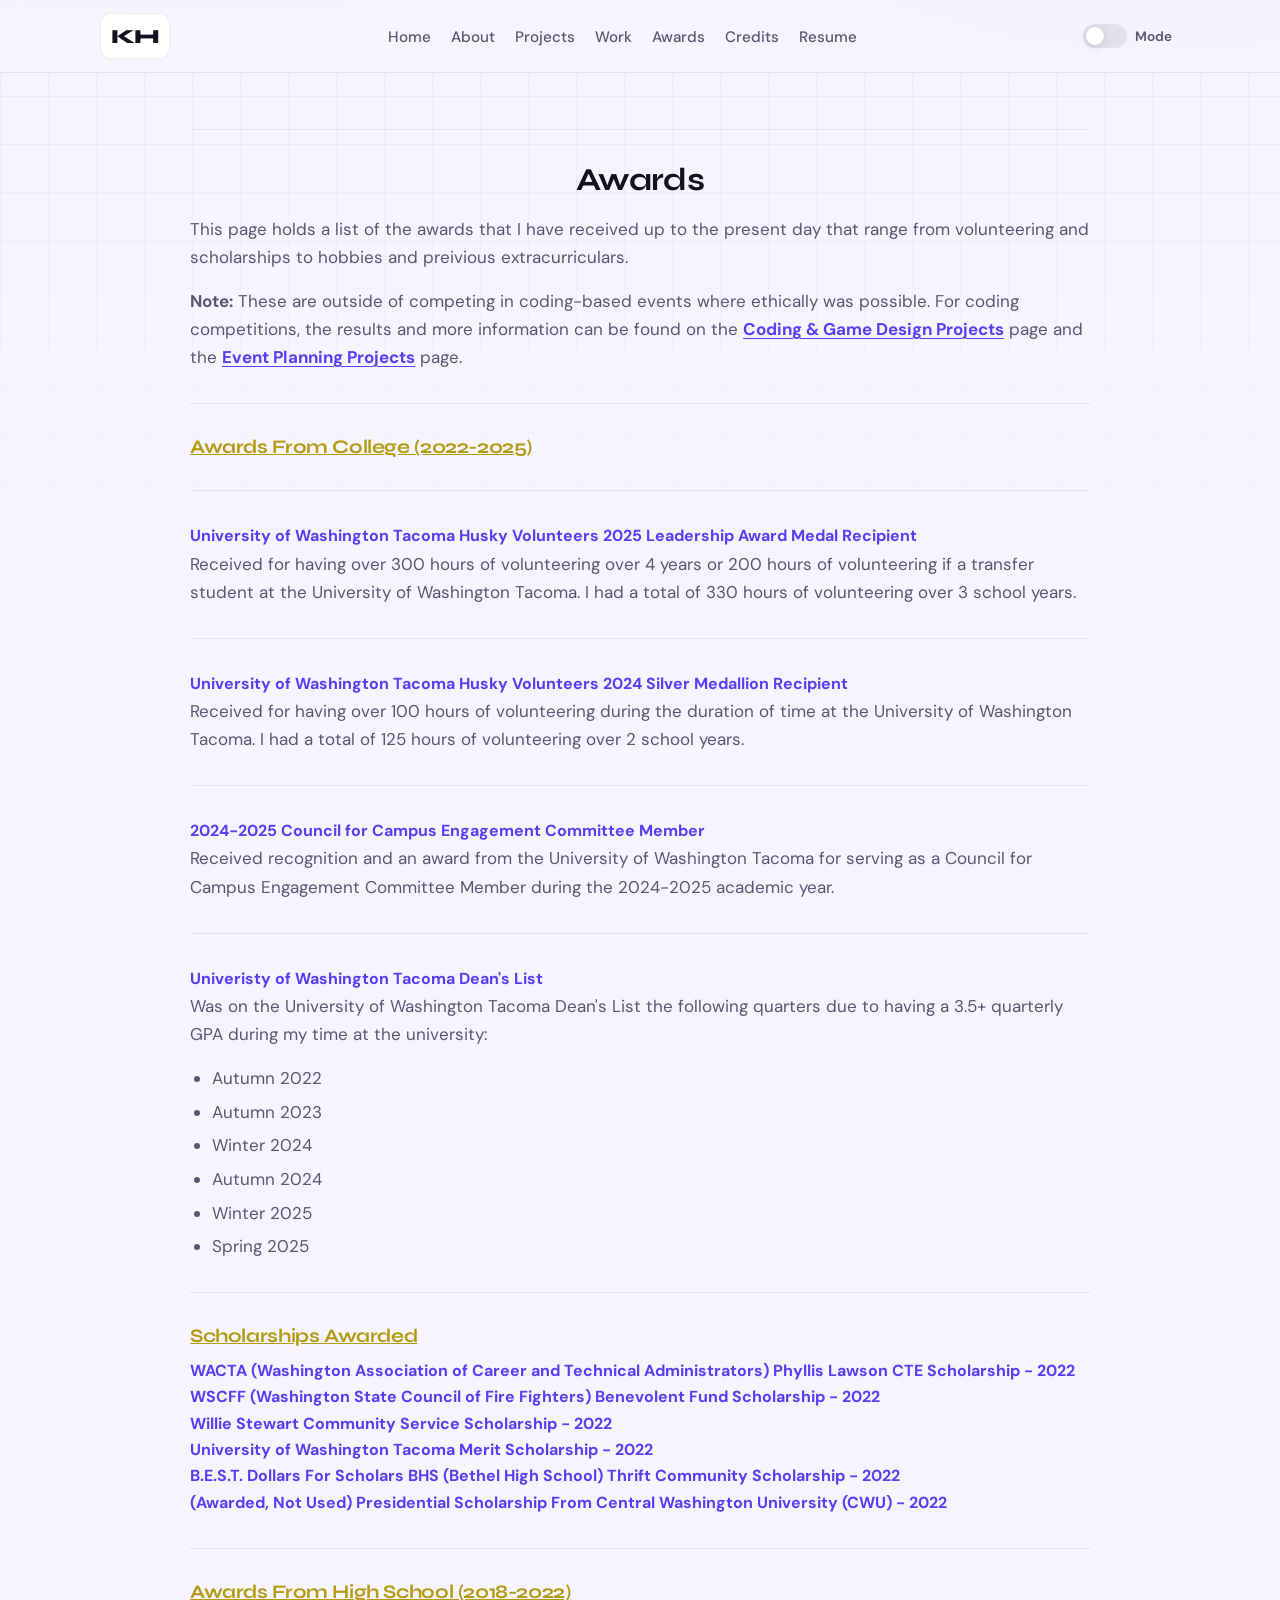
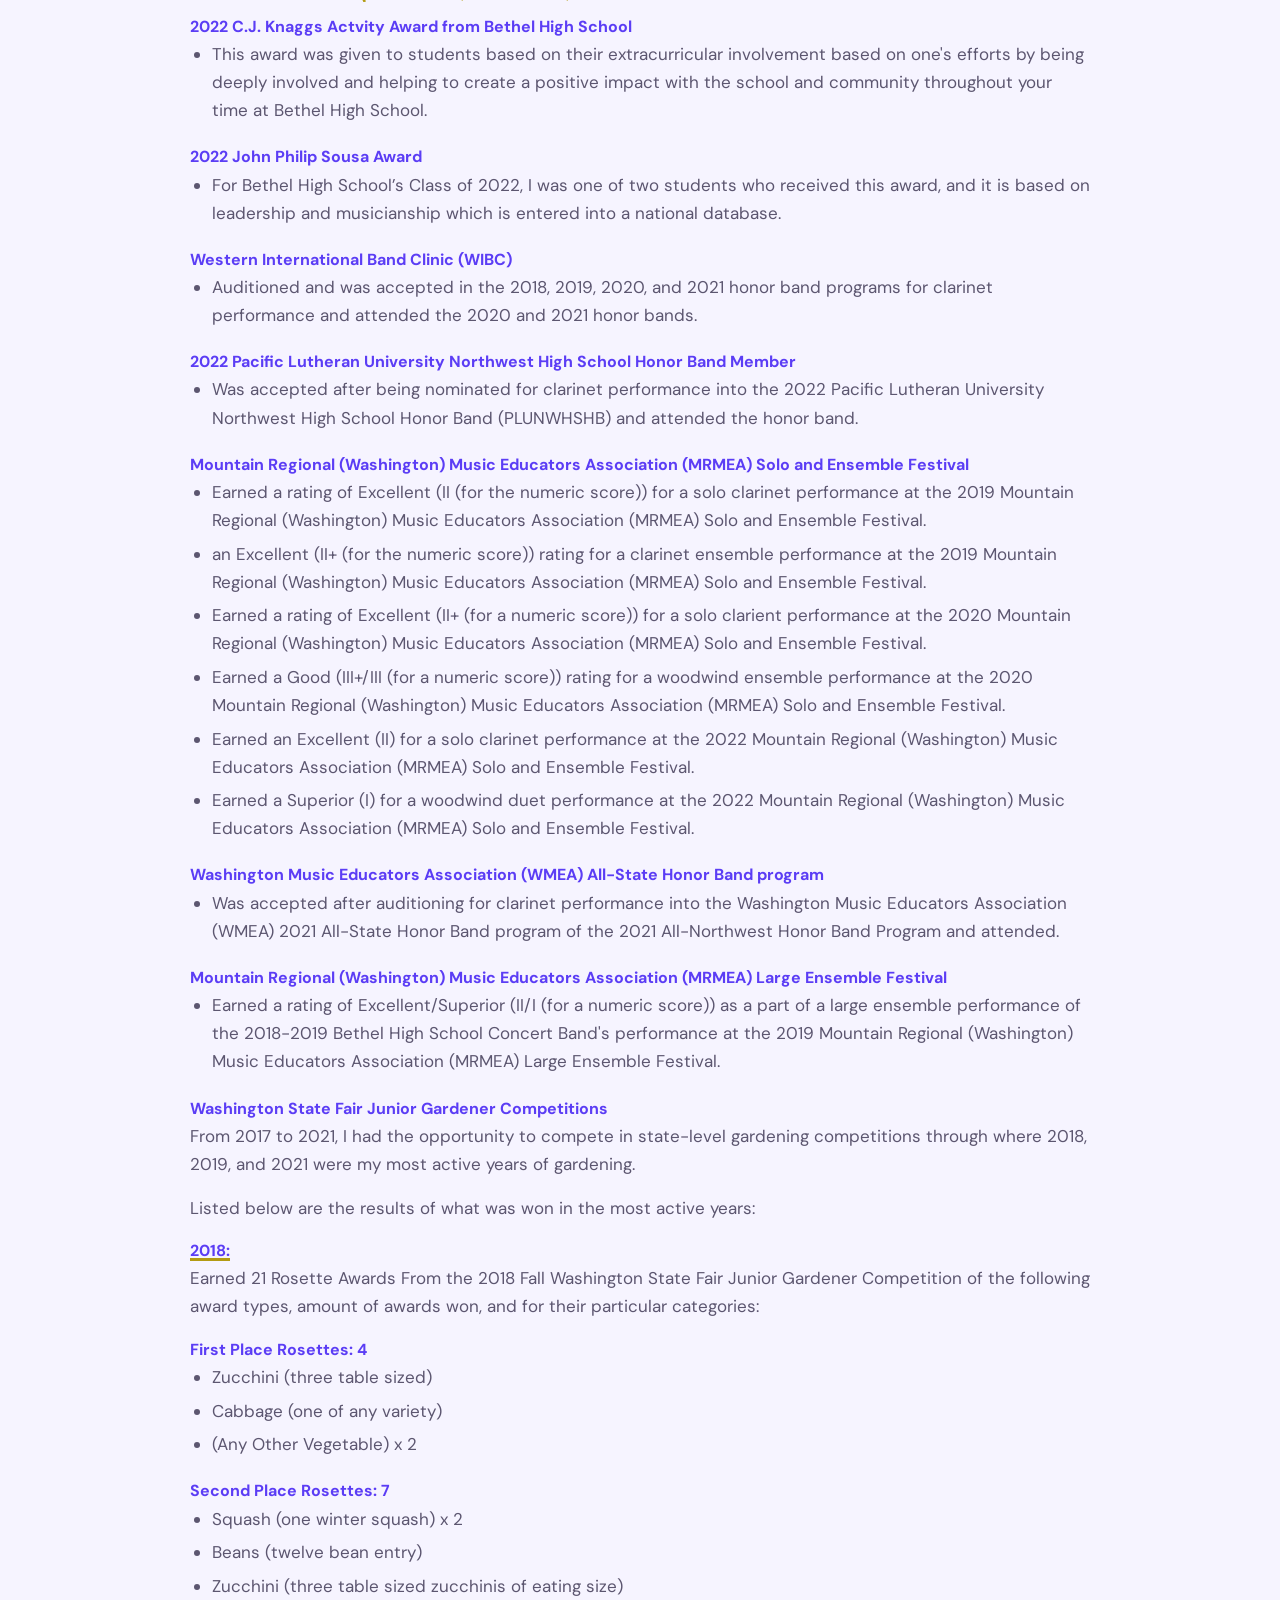
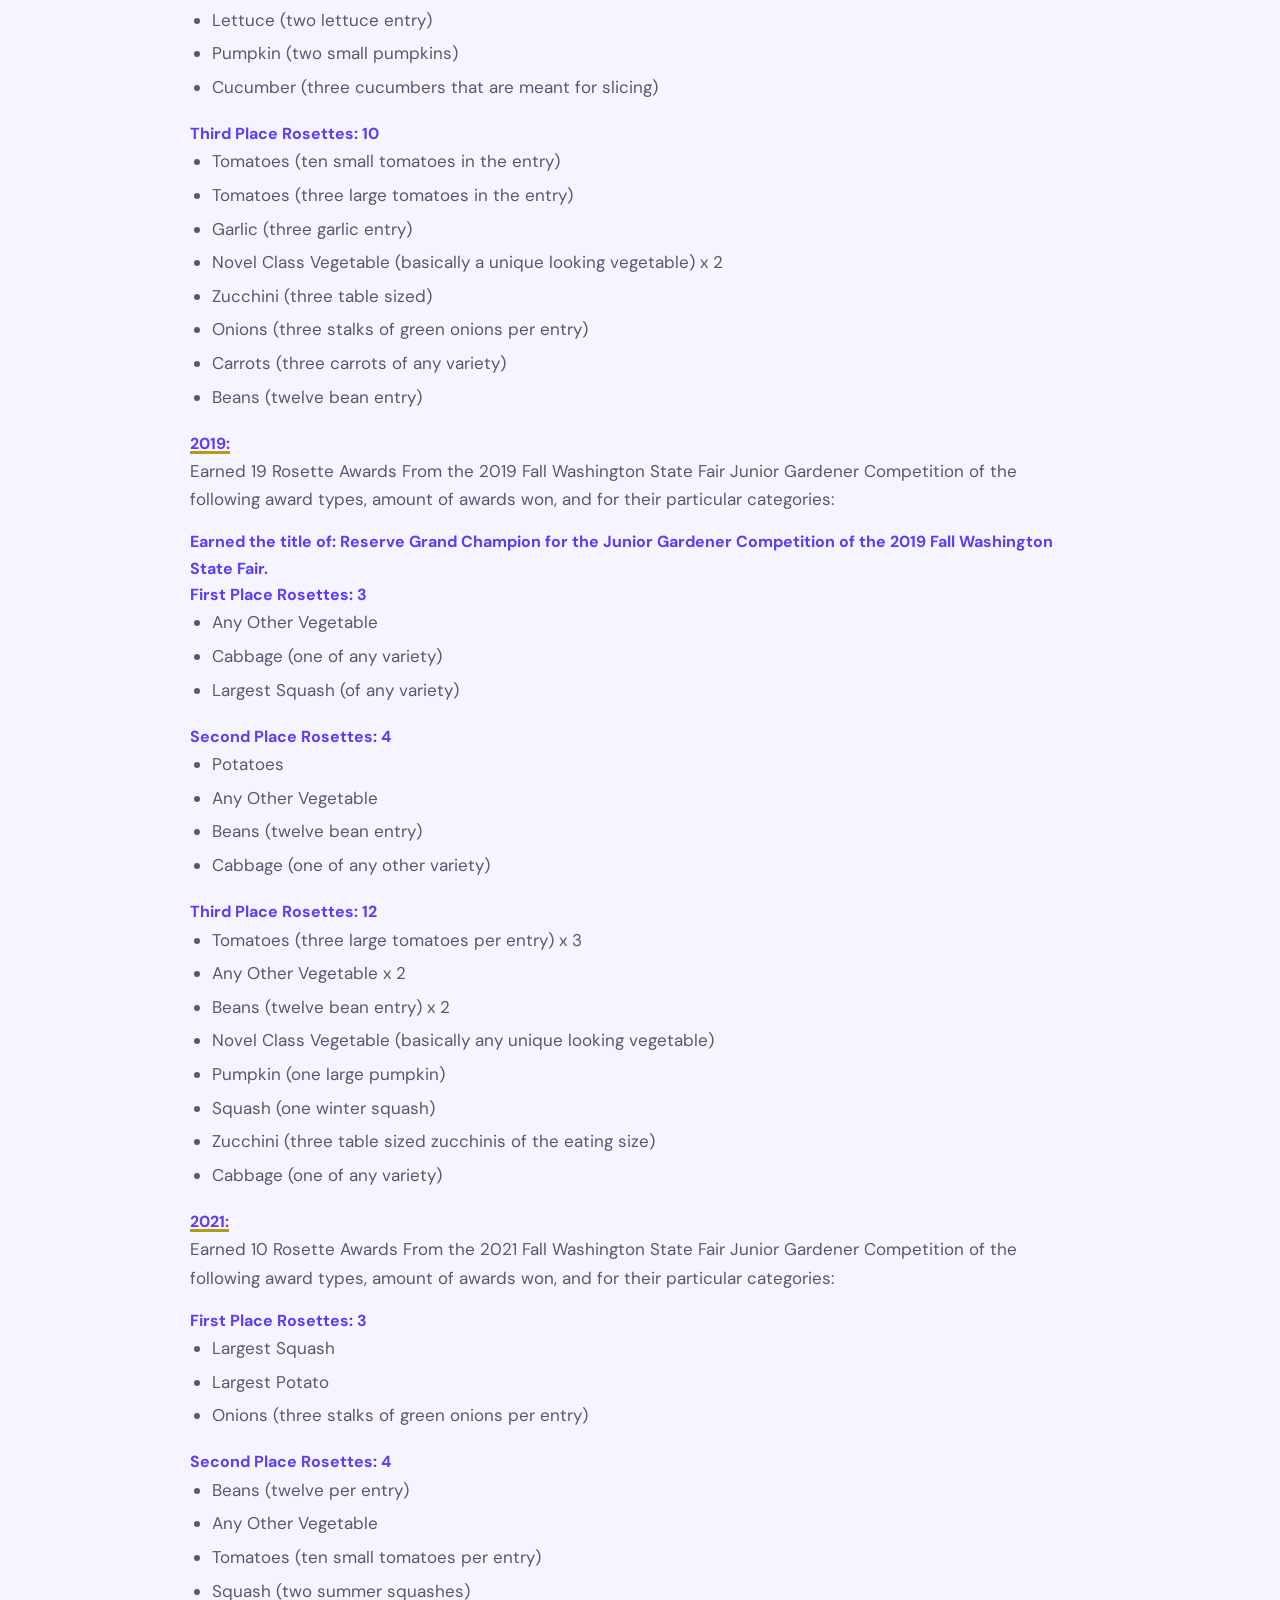
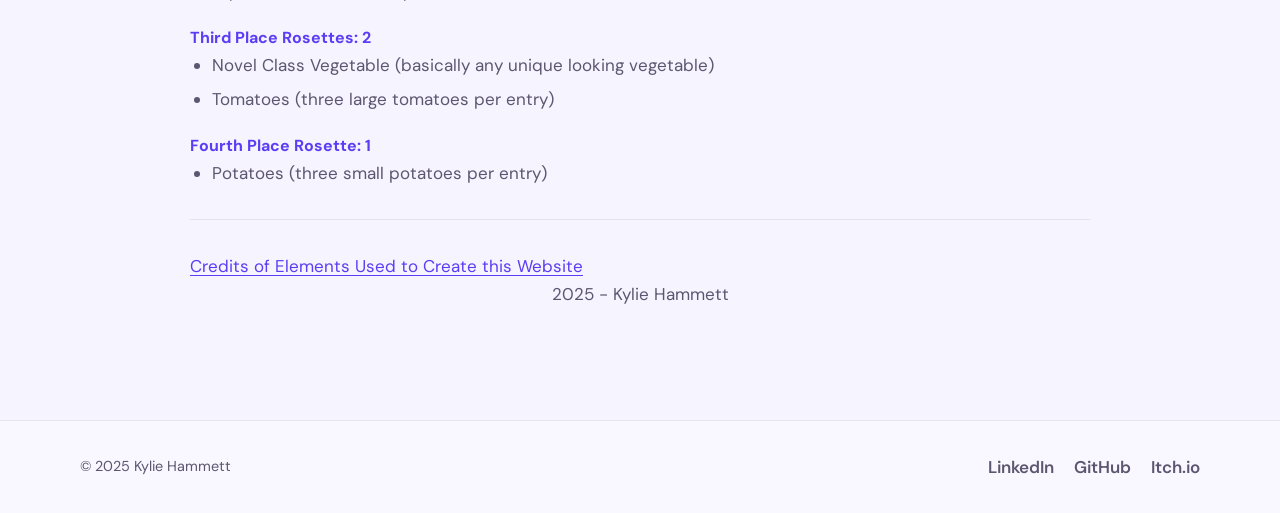
<file: awards.html>
<!DOCTYPE html>
<html lang="en">
  <head>
    <meta charset="UTF-8" />
    <meta name="viewport" content="width=device-width, initial-scale=1.0" />
    <meta name="description" content="Awards and recognition." />
    <title>Awards | Kylie Hammett</title>
    <link rel="preconnect" href="https://fonts.googleapis.com" />
    <link rel="preconnect" href="https://fonts.gstatic.com" crossorigin />
    <link
      href="https://fonts.googleapis.com/css2?family=DM+Sans:ital,opsz,wght@0,9..40,400;0,9..40,500;0,9..40,600;0,9..40,700;1,9..40,400&family=Syne:wght@500;600;700;800&display=swap"
      rel="stylesheet"
    />
    <link rel="stylesheet" href="styles.css" />
  </head>
  <body class="is-loading subpage">
    <div
      id="page-loader"
      class="page-loader"
      role="status"
      aria-live="polite"
      aria-busy="true"
    >
      <div class="page-loader-inner">
        <div class="page-loader-mark" aria-hidden="true">KH</div>
        <div class="page-loader-rings" aria-hidden="true">
          <span></span><span></span><span></span>
        </div>
      </div>
      <span class="visually-hidden">Loading…</span>
    </div>
    <a class="skip-link" href="#main">Skip to content</a>
    <div class="bg-gradient" aria-hidden="true"></div>
    <div class="bg-grid" aria-hidden="true"></div>

    <header class="site-header site-header-intro">
      <div class="header-inner">
        <a class="logo" href="index.html">KH</a>
        <nav class="nav" aria-label="Primary">
          <ul class="nav-list">
            <li><a href="index.html">Home</a></li>
            <li><a href="about.html" >About</a></li>
            <li><a href="projects.html" >Projects</a></li>
            <li><a href="work-and-volunteer-exp.html" >Work</a></li>
            <li><a href="awards.html" aria-current="page">Awards</a></li>
            <li><a href="credits.html" >Credits</a></li>
            <li>
              <a
                href="https://drive.google.com/file/d/1Ybo22OeXOnD185hVOGgqJddfYk52wn4-/view?usp=sharing"
                target="_blank"
                rel="noopener noreferrer"
                >Resume</a
              >
            </li>
          </ul>
        </nav>
        <div class="header-actions">
          <button
            type="button"
            class="theme-toggle"
            aria-label="Toggle color mode"
            title="Change mode"
          >
            <span class="theme-toggle-track">
              <span class="theme-toggle-thumb"></span>
            </span>
            <span class="theme-toggle-label">Mode</span>
          </button>
          <button
            type="button"
            class="nav-toggle"
            aria-expanded="false"
            aria-controls="mobile-nav"
            aria-label="Open menu"
          >
            <span></span><span></span><span></span>
          </button>
        </div>
      </div>
      <div id="mobile-nav" class="mobile-nav" hidden>
        <ul class="mobile-nav-list">
          <li><a href="index.html">Home</a></li>
          <li><a href="about.html">About</a></li>
          <li><a href="projects.html">Projects</a></li>
          <li><a href="work-and-volunteer-exp.html">Work</a></li>
          <li><a href="awards.html">Awards</a></li>
          <li><a href="credits.html">Credits</a></li>
          <li>
            <a
              href="https://drive.google.com/file/d/1Ybo22OeXOnD185hVOGgqJddfYk52wn4-/view?usp=sharing"
              target="_blank"
              rel="noopener noreferrer"
              >Resume</a
            >
          </li>
        </ul>
      </div>
    </header>

    <main id="main" class="content-page">
      <div class="section-inner prose-page"><section class="reveal">
        <hr>    
        <h2 style="text-align: center">Awards</h2>
        <p>This page holds a list of the awards that I have received up to the present day that range from volunteering and scholarships to hobbies and preivious extracurriculars.</p>
        <p><b>Note:</b> These are outside of competing in coding-based events where ethically was possible. For coding competitions, the results and more information can be found on the <b><a href="coding-projects.html" style="display: inline;">Coding & Game Design Projects</a></b> page and the <b><a href="event-planning-projects.html" style="display: inline;">Event Planning Projects</a></b> page.</p>
        </section>
        <section class="reveal">
        <hr>
        <h3 style="text-decoration: underline; color: #b39b13">Awards From College (2022-2025)</h3>
        <hr>
            <h4>University of Washington Tacoma Husky Volunteers 2025 Leadership Award Medal Recipient</h4>
            <p>Received for having over 300 hours of volunteering over 4 years or 200 hours of volunteering if a transfer student at the University of Washington Tacoma. I had a total of 330 hours of volunteering over 3 school years.</p>
        <hr>
            <h4>University of Washington Tacoma Husky Volunteers 2024 Silver Medallion Recipient</h4>
            <p>Received for having over 100 hours of volunteering during the duration of time at the University of Washington Tacoma. I had a total of 125 hours of volunteering over 2 school years.</p>
        <hr>
            <h4>2024-2025 Council for Campus Engagement Committee Member</h4>
            <p>Received recognition and an award from the University of Washington Tacoma for serving as a Council for Campus Engagement Committee Member during the 2024-2025 academic year.</p>
        <hr>
        <h4>Univeristy of Washington Tacoma Dean's List</h4>
        <p>Was on the University of Washington Tacoma Dean's List the following quarters due to having a 3.5+ quarterly GPA during my time at the university:</p>
        <ul>
            <li>Autumn 2022</li>
            <li>Autumn 2023</li>
            <li>Winter 2024</li>
            <li>Autumn 2024</li>
            <li>Winter 2025</li>
            <li>Spring 2025</li>
        </ul>
        </section>
        <section class="reveal">
        <hr>
        <h3 style="text-decoration: underline; color: #b39b13">Scholarships Awarded</h3>
        <h4>WACTA (Washington Association of Career and Technical Administrators) Phyllis Lawson CTE Scholarship - 2022</h4>
        <h4>WSCFF (Washington State Council of Fire Fighters) Benevolent Fund Scholarship - 2022</h4>
        <h4>Willie Stewart Community Service Scholarship - 2022</h4>
        <h4>University of Washington Tacoma Merit Scholarship - 2022</h4>
        <h4>B.E.S.T. Dollars For Scholars BHS (Bethel High School) Thrift Community Scholarship - 2022</h4>
        <h4>(Awarded, Not Used) Presidential Scholarship From Central Washington University (CWU) - 2022</h4>
            </section>
        <section class="reveal">
        <hr>
        <p></p>
        <h3 style="text-decoration: underline; color: #b39b13">Awards From High School (2018-2022)</h3>
        <h4>2022 C.J. Knaggs Actvity Award from Bethel High School</h4>
        <ul>
            <li>This award was given to students based on their extracurricular involvement based on one's efforts by being deeply involved and helping to create a positive impact with the school and community throughout your time at Bethel High School.</li>
        </ul>
        <h4>2022 John Philip Sousa Award</h4>
        <ul>
            <li>For Bethel High School’s Class of 2022, I was one of two students who received this award, and it is based on leadership and musicianship which is entered into a national database.</li>
        </ul>
        <h4>Western International Band Clinic (WIBC)</h4>
        <ul>
            <li>Auditioned and was accepted in the 2018, 2019, 2020, and 2021 honor band programs for clarinet performance and attended the 2020 and 2021 honor bands.</li>
        </ul>
        <h4>2022 Pacific Lutheran University Northwest High School Honor Band Member</h4>
        <ul>
            <li>Was accepted after being nominated for clarinet performance into the 2022 Pacific Lutheran University Northwest High School Honor Band (PLUNWHSHB) and attended the honor band.</li>
        </ul>
        </section>
        <section class="reveal">
        <h4>Mountain Regional (Washington) Music Educators Association (MRMEA) Solo and Ensemble Festival</h4>
        <ul>
            <li>Earned a rating of Excellent (II (for the numeric score)) for a solo clarinet performance at the 2019 Mountain Regional (Washington) Music Educators Association (MRMEA) Solo and Ensemble Festival.</li>
            <li>an Excellent (II+ (for the numeric score)) rating for a clarinet ensemble performance at the 2019 Mountain Regional (Washington) Music Educators Association (MRMEA) Solo and Ensemble Festival.</li>
            <li>Earned a rating of Excellent (II+ (for a numeric score)) for a solo clarient performance at the 2020 Mountain Regional (Washington) Music Educators Association (MRMEA) Solo and Ensemble Festival.</li>
            <li>Earned a Good (III+/III (for a numeric score)) rating for a woodwind ensemble performance at the 2020 Mountain Regional (Washington) Music Educators Association (MRMEA) Solo and Ensemble Festival.</li>
            <li>Earned an Excellent (II) for a solo clarinet performance at the 2022 Mountain Regional (Washington) Music Educators Association (MRMEA) Solo and Ensemble Festival.</li>
            <li>Earned a Superior (I) for a woodwind duet performance at the 2022 Mountain Regional (Washington) Music Educators Association (MRMEA) Solo and Ensemble Festival.</li>
        </ul>
        <h4>Washington Music Educators Association (WMEA) All-State Honor Band program</h4>
        <ul>
            <li>Was accepted after auditioning for clarinet performance into the Washington Music Educators Association (WMEA) 2021 All-State Honor Band program of the 2021 All-Northwest Honor Band Program and attended.</li>
        </ul>
        <h4>Mountain Regional (Washington) Music Educators Association (MRMEA) Large Ensemble Festival</h4>
        <ul>
            <li>Earned a rating of Excellent/Superior (II/I (for a numeric score)) as a part of a large ensemble performance of the 2018-2019 Bethel High School Concert Band's performance at the 2019 Mountain Regional (Washington) Music Educators Association (MRMEA) Large Ensemble Festival.</li>
        </ul>
        </section>
        <section class="reveal">
        <h4>Washington State Fair Junior Gardener Competitions</h4>
        <p>From 2017 to 2021, I had the opportunity to compete in state-level gardening competitions through where 2018, 2019, and 2021 were my most active years of gardening.</p> 
        <p>Listed below are the results of what was won in the most active years:</p>
        <h4 style="text-decoration: underline; text-decoration-color: #b39b13; text-decoration-thickness: 3px;">2018: </h4>
        <p>Earned 21 Rosette Awards From the 2018 Fall Washington State Fair Junior Gardener Competition of the following award types, amount of awards won, and for their particular categories: </p>
        <h4>First Place Rosettes: 4</h4>
        <ul>
            <li>Zucchini (three table sized)</li>
            <li>Cabbage (one of any variety)</li>
            <li>(Any Other Vegetable) x 2</li>
        </ul>
        <h4>Second Place Rosettes: 7</h4>
        <ul>
            <li>Squash (one winter squash) x 2</li>
            <li>Beans (twelve bean entry)</li>
            <li>Zucchini (three table sized zucchinis of eating size)</li>
            <li>Lettuce (two lettuce entry)</li>
            <li>Pumpkin (two small pumpkins)</li>
            <li>Cucumber (three cucumbers that are meant for slicing)</li>
        </ul>
        <h4>Third Place Rosettes: 10</h4>
        <ul>
            <li>Tomatoes (ten small tomatoes in the entry)</li>
            <li>Tomatoes (three large tomatoes in the entry)</li>
            <li>Garlic (three garlic entry)</li>
            <li>Novel Class Vegetable (basically a unique looking vegetable) x 2</li>
            <li>Zucchini (three table sized)</li>
            <li>Onions (three stalks of green onions per entry)</li>
            <li>Carrots (three carrots of any variety)</li>
            <li>Beans (twelve bean entry)</li>
        </ul>
        </section>
        <section class="reveal">
        <h4 style="text-decoration: underline; text-decoration-color: #b39b13; text-decoration-thickness: 3px;">2019: </h4>
        <p>Earned 19 Rosette Awards From the 2019 Fall Washington State Fair Junior Gardener Competition of the following award types, amount of awards won, and for their particular categories: </p>
        <h4>Earned the title of: Reserve Grand Champion for the Junior Gardener Competition of the 2019 Fall Washington State Fair.</h4>
        <h4>First Place Rosettes: 3</h4>
        <ul>
            <li>Any Other Vegetable</li>
            <li>Cabbage (one of any variety)</li>
            <li>Largest Squash (of any variety)</li>
        </ul>
        <h4>Second Place Rosettes: 4</h4>
        <ul>
            <li>Potatoes</li>
            <li>Any Other Vegetable</li>
            <li>Beans (twelve bean entry)</li>
            <li>Cabbage (one of any other variety)</li>
        </ul>
        <h4>Third Place Rosettes: 12</h4>
        <ul>
            <li>Tomatoes (three large tomatoes per entry) x 3</li>
            <li>Any Other Vegetable x 2</li>
            <li>Beans (twelve bean entry) x 2</li>
            <li>Novel Class Vegetable (basically any unique looking vegetable)</li>
            <li>Pumpkin (one large pumpkin)</li>
            <li>Squash (one winter squash)</li>
            <li>Zucchini (three table sized zucchinis of the eating size)</li>
            <li>Cabbage (one of any variety)</li>
        </ul>
        <h4 style="text-decoration: underline; text-decoration-color: #b39b13; text-decoration-thickness: 3px;">2021: </h4>
        <p>Earned 10 Rosette Awards From the 2021 Fall Washington State Fair Junior Gardener Competition of the following award types, amount of awards won, and for their particular categories: </p>
        <h4>First Place Rosettes: 3</h4>
        <ul>
            <li>Largest Squash</li>
            <li>Largest Potato</li>
            <li>Onions (three stalks of green onions per entry)</li>
        </ul>
        <h4>Second Place Rosettes: 4</h4>
        <ul>
            <li>Beans (twelve per entry)</li>
            <li>Any Other Vegetable</li>
            <li>Tomatoes (ten small tomatoes per entry)</li>
            <li>Squash (two summer squashes)</li>
        </ul>
        <h4>Third Place Rosettes: 2</h4>
        <ul>
            <li>Novel Class Vegetable (basically any unique looking vegetable)</li>
            <li>Tomatoes (three large tomatoes per entry)</li>
        </ul>
        <h4>Fourth Place Rosette: 1</h4>
        <ul>
            <li>Potatoes (three small potatoes per entry)</li>
        </ul>
        </section>
        <section class="reveal">
        <hr>
        <p> </p>
        <a href="credits.html">Credits of Elements Used to Create this Website</a>
        <p style="text-align: center;">2025 - Kylie Hammett</p>

</section></div>
    </main>

    <footer class="site-footer">
      <div class="footer-inner">
        <p class="footer-copy">© 2025 Kylie Hammett</p>
        <ul class="footer-social">
          <li>
            <a
              href="https://www.linkedin.com/in/kylie-hammett/"
              target="_blank"
              rel="noopener noreferrer"
              >LinkedIn</a
            >
          </li>
          <li>
            <a
              href="https://github.com/khammett325995"
              target="_blank"
              rel="noopener noreferrer"
              >GitHub</a
            >
          </li>
          <li>
            <a href="https://kh74.itch.io/" target="_blank" rel="noopener noreferrer"
              >Itch.io</a
            >
          </li>
        </ul>
      </div>
    </footer>

    <script src="portfolio-media.js"></script>
    <script src="main.js"></script>
  </body>
</html>
</file>
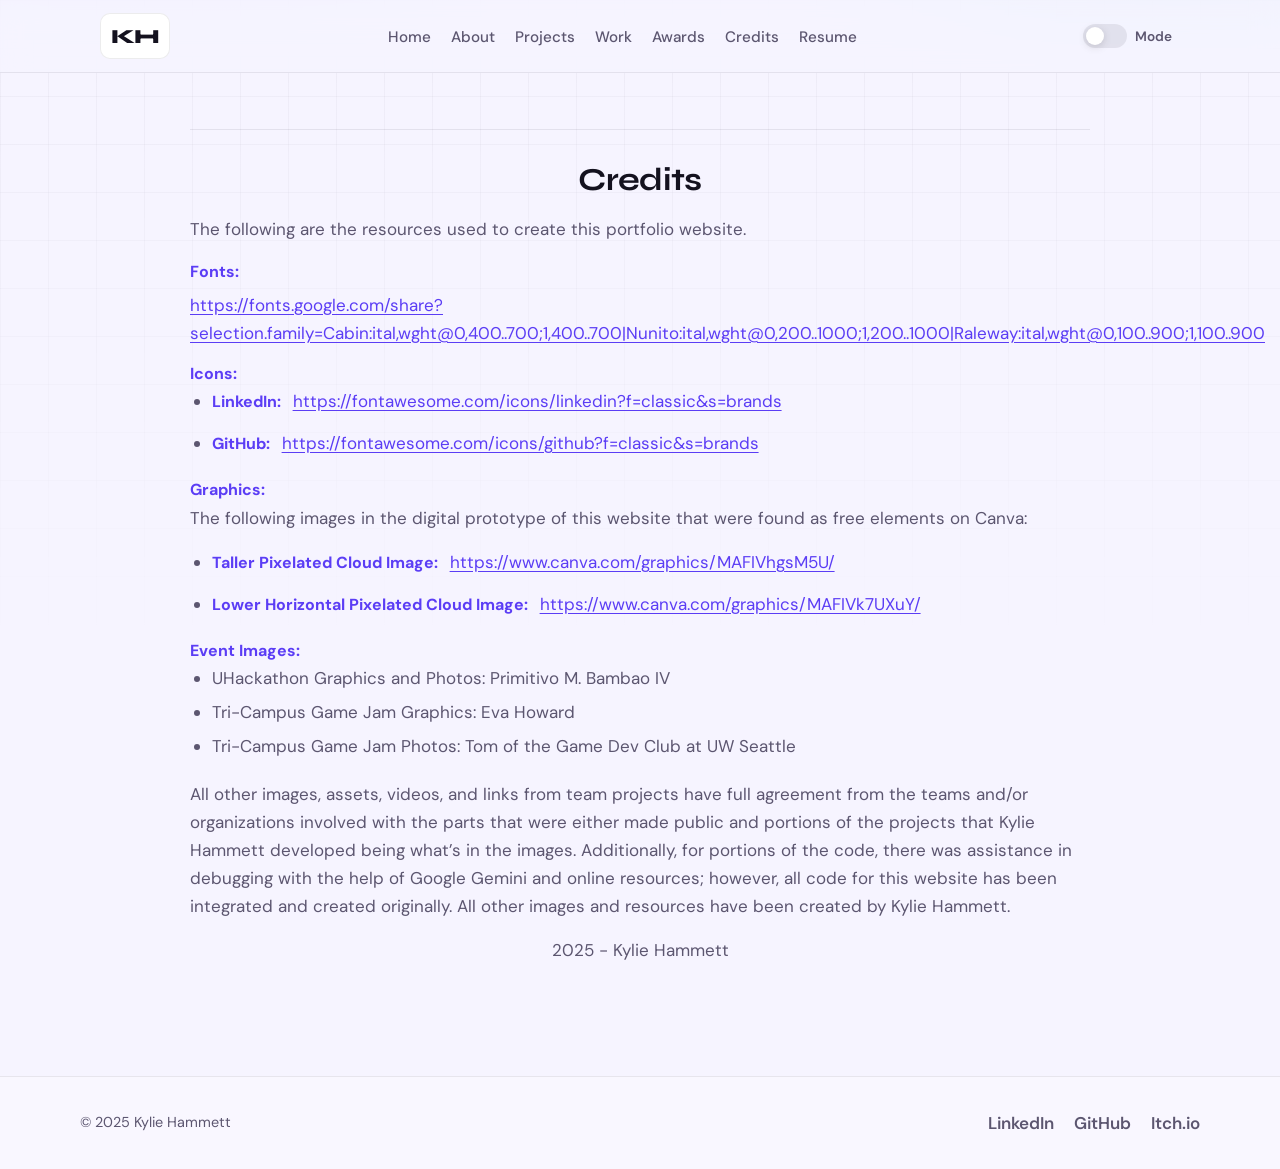
<file: credits.html>
<!DOCTYPE html>
<html lang="en">
  <head>
    <meta charset="UTF-8" />
    <meta name="viewport" content="width=device-width, initial-scale=1.0" />
    <meta name="description" content="Credits for fonts, icons, and assets used on the portfolio." />
    <title>Credits | Kylie Hammett</title>
    <link rel="preconnect" href="https://fonts.googleapis.com" />
    <link rel="preconnect" href="https://fonts.gstatic.com" crossorigin />
    <link
      href="https://fonts.googleapis.com/css2?family=DM+Sans:ital,opsz,wght@0,9..40,400;0,9..40,500;0,9..40,600;0,9..40,700;1,9..40,400&family=Syne:wght@500;600;700;800&display=swap"
      rel="stylesheet"
    />
    <link rel="stylesheet" href="styles.css" />
  </head>
  <body class="is-loading subpage">
    <div
      id="page-loader"
      class="page-loader"
      role="status"
      aria-live="polite"
      aria-busy="true"
    >
      <div class="page-loader-inner">
        <div class="page-loader-mark" aria-hidden="true">KH</div>
        <div class="page-loader-rings" aria-hidden="true">
          <span></span><span></span><span></span>
        </div>
      </div>
      <span class="visually-hidden">Loading…</span>
    </div>
    <a class="skip-link" href="#main">Skip to content</a>
    <div class="bg-gradient" aria-hidden="true"></div>
    <div class="bg-grid" aria-hidden="true"></div>

    <header class="site-header site-header-intro">
      <div class="header-inner">
        <a class="logo" href="index.html">KH</a>
        <nav class="nav" aria-label="Primary">
          <ul class="nav-list">
            <li><a href="index.html">Home</a></li>
            <li><a href="about.html" >About</a></li>
            <li><a href="projects.html" >Projects</a></li>
            <li><a href="work-and-volunteer-exp.html" >Work</a></li>
            <li><a href="awards.html" >Awards</a></li>
            <li><a href="credits.html" aria-current="page">Credits</a></li>
            <li>
              <a
                href="https://drive.google.com/file/d/1Ybo22OeXOnD185hVOGgqJddfYk52wn4-/view?usp=sharing"
                target="_blank"
                rel="noopener noreferrer"
                >Resume</a
              >
            </li>
          </ul>
        </nav>
        <div class="header-actions">
          <button
            type="button"
            class="theme-toggle"
            aria-label="Toggle color mode"
            title="Change mode"
          >
            <span class="theme-toggle-track">
              <span class="theme-toggle-thumb"></span>
            </span>
            <span class="theme-toggle-label">Mode</span>
          </button>
          <button
            type="button"
            class="nav-toggle"
            aria-expanded="false"
            aria-controls="mobile-nav"
            aria-label="Open menu"
          >
            <span></span><span></span><span></span>
          </button>
        </div>
      </div>
      <div id="mobile-nav" class="mobile-nav" hidden>
        <ul class="mobile-nav-list">
          <li><a href="index.html">Home</a></li>
          <li><a href="about.html">About</a></li>
          <li><a href="projects.html">Projects</a></li>
          <li><a href="work-and-volunteer-exp.html">Work</a></li>
          <li><a href="awards.html">Awards</a></li>
          <li><a href="credits.html">Credits</a></li>
          <li>
            <a
              href="https://drive.google.com/file/d/1Ybo22OeXOnD185hVOGgqJddfYk52wn4-/view?usp=sharing"
              target="_blank"
              rel="noopener noreferrer"
              >Resume</a
            >
          </li>
        </ul>
      </div>
    </header>

    <main id="main" class="content-page">
      <div class="section-inner prose-page"><section class="reveal">
        <hr> 
        <h2 style="text-align: center">Credits</h2>
        <p>The following are the resources used to create this portfolio website.</p>
        <div class="wrap">
            <h4>Fonts: </h4>
            <a href="https://fonts.google.com/share?selection.family=Cabin:ital,wght@0,400..700;1,400..700|Nunito:ital,wght@0,200..1000;1,200..1000|Raleway:ital,wght@0,100..900;1,100..900" target="_blank" style="text-decoration: underline;">https://fonts.google.com/share?selection.family=Cabin:ital,wght@0,400..700;1,400..700|Nunito:ital,wght@0,200..1000;1,200..1000|Raleway:ital,wght@0,100..900;1,100..900</a>
        </div>
        </section>
        <section class="reveal">
        <h4>Icons: </h4>
        <ul>
            <li>
                <div class="wrap">
                    <h4>LinkedIn: </h4>
                    <a href="https://fontawesome.com/icons/linkedin?f=classic&s=brands" target="_blank" style="text-decoration: underline;">https://fontawesome.com/icons/linkedin?f=classic&s=brands</a>
                </div>
            </li>
            <li>
                <div class="wrap">
                    <h4>GitHub: </h4>
                    <a href="https://fontawesome.com/icons/github?f=classic&s=brands" target="_blank" style="text-decoration: underline;">https://fontawesome.com/icons/github?f=classic&s=brands</a>
                </div>
            </li>
        </ul>
        </section>
        <section class="reveal">
        <h4>Graphics: </h4>
        <p>The following images in the digital prototype of this website that were found as free elements on Canva: </p>
        <ul>
            <li>
                <div class="wrap">
                    <h4>Taller Pixelated Cloud Image: </h4>
                    <a href="https://www.canva.com/graphics/MAFIVhgsM5U/" target="_blank" style="text-decoration: underline;">https://www.canva.com/graphics/MAFIVhgsM5U/</a>
                </div>
            </li>
            <li>
                <div class="wrap">
                    <h4>Lower Horizontal Pixelated Cloud Image: </h4>
                    <a href="https://www.canva.com/graphics/MAFIVk7UXuY/" target="_blank" style="text-decoration: underline;">https://www.canva.com/graphics/MAFIVk7UXuY/</a>
                </div>
            </li>
        </ul>
        </section>
        <section class="reveal">
        <h4>Event Images: </h4>
        <ul>
            <li>UHackathon Graphics and Photos: Primitivo M. Bambao IV</li>
            <li>Tri-Campus Game Jam Graphics: Eva Howard</li>
            <li>Tri-Campus Game Jam Photos: Tom of the Game Dev Club at UW Seattle</li>
        </ul>
        <p>All other images, assets, videos, and links from team projects have full agreement from the teams and/or organizations involved with the parts that were either made public and portions of the projects that Kylie Hammett developed being what’s in the images. Additionally, for portions of the code, there was assistance in debugging with the help of Google Gemini and online resources; however, all code for this website has been integrated and created originally. All other images and resources have been created by Kylie Hammett.</p>
        <p style="text-align: center;">2025 - Kylie Hammett</p>
</section></div>
    </main>

    <footer class="site-footer">
      <div class="footer-inner">
        <p class="footer-copy">© 2025 Kylie Hammett</p>
        <ul class="footer-social">
          <li>
            <a
              href="https://www.linkedin.com/in/kylie-hammett/"
              target="_blank"
              rel="noopener noreferrer"
              >LinkedIn</a
            >
          </li>
          <li>
            <a
              href="https://github.com/khammett325995"
              target="_blank"
              rel="noopener noreferrer"
              >GitHub</a
            >
          </li>
          <li>
            <a href="https://kh74.itch.io/" target="_blank" rel="noopener noreferrer"
              >Itch.io</a
            >
          </li>
        </ul>
      </div>
    </footer>

    <script src="portfolio-media.js"></script>
    <script src="main.js"></script>
  </body>
</html>
</file>
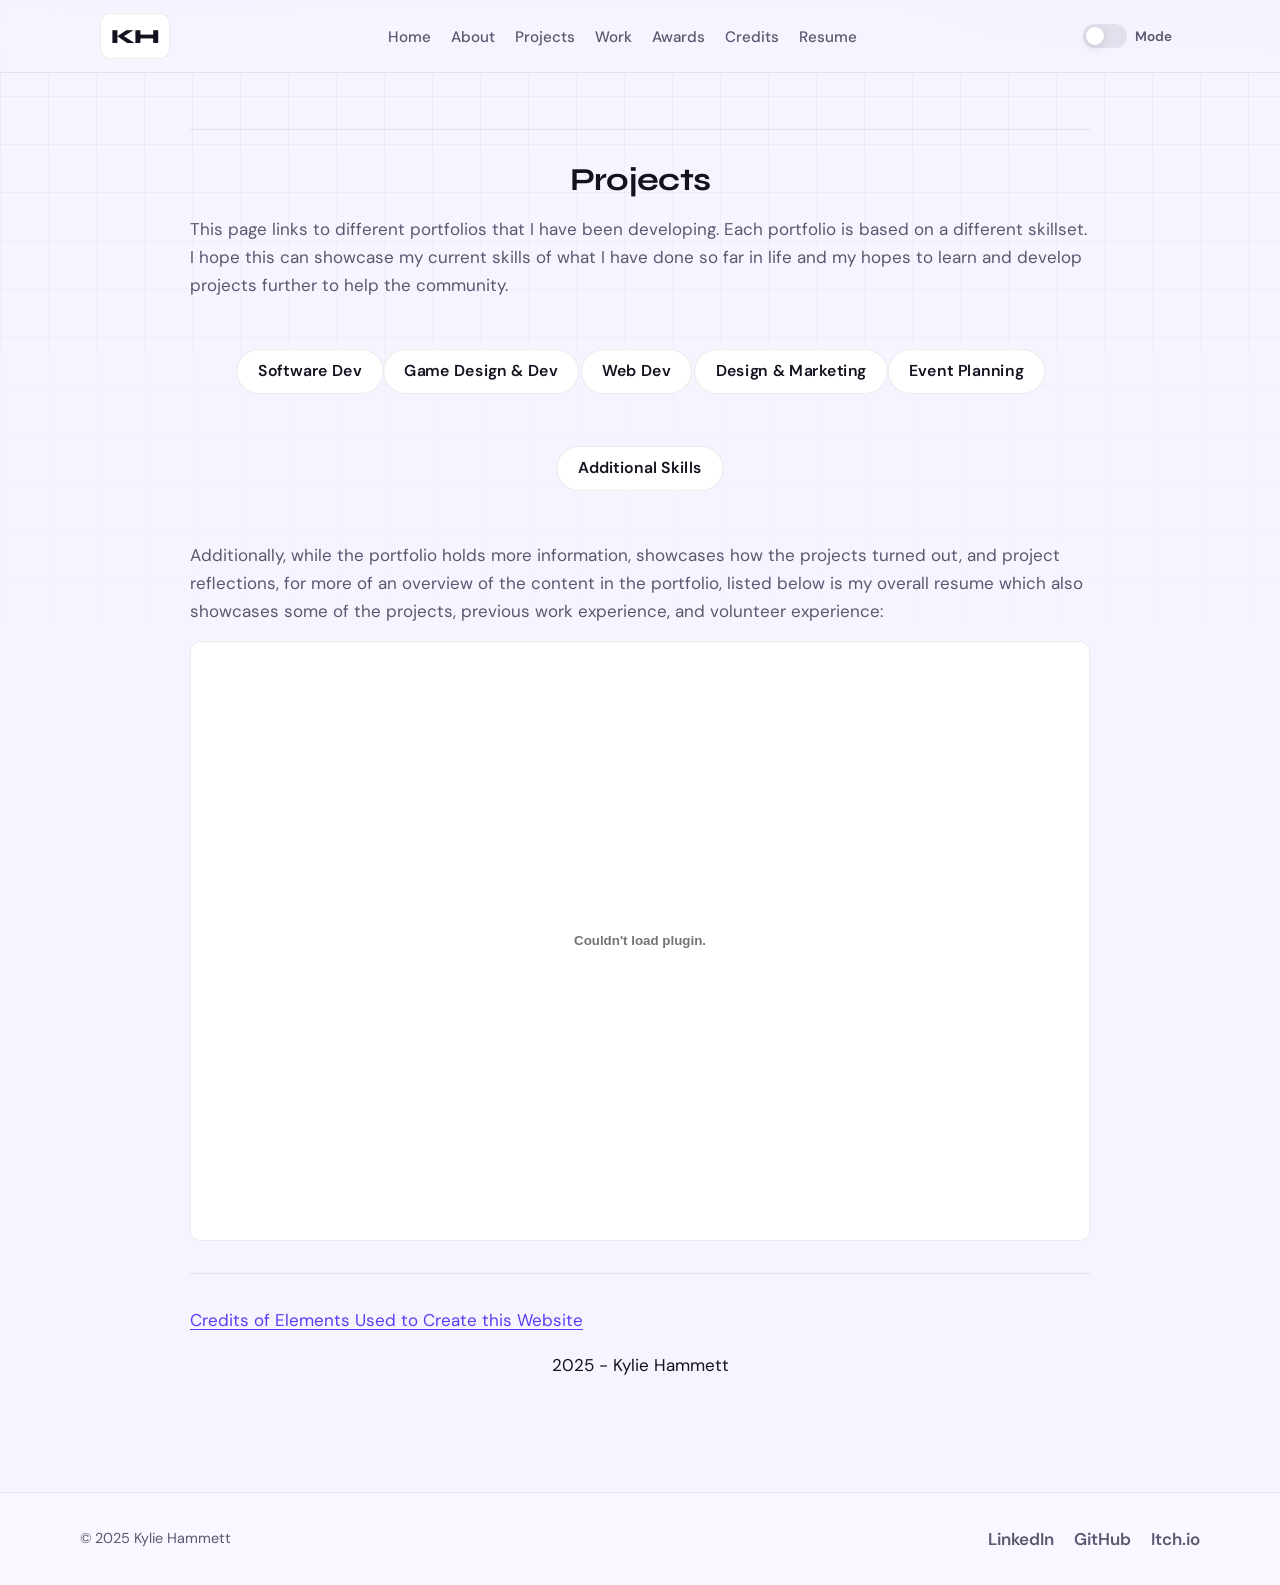
<file: projects.html>
<!DOCTYPE html>
<html lang="en">
  <head>
    <meta charset="UTF-8" />
    <meta name="viewport" content="width=device-width, initial-scale=1.0" />
    <meta name="description" content="Project portfolios by focus area: software, games, web, design, events, and more." />
    <title>Projects | Kylie Hammett</title>
    <link rel="preconnect" href="https://fonts.googleapis.com" />
    <link rel="preconnect" href="https://fonts.gstatic.com" crossorigin />
    <link
      href="https://fonts.googleapis.com/css2?family=DM+Sans:ital,opsz,wght@0,9..40,400;0,9..40,500;0,9..40,600;0,9..40,700;1,9..40,400&family=Syne:wght@500;600;700;800&display=swap"
      rel="stylesheet"
    />
    <link rel="stylesheet" href="styles.css" />
  </head>
  <body class="is-loading subpage">
    <div
      id="page-loader"
      class="page-loader"
      role="status"
      aria-live="polite"
      aria-busy="true"
    >
      <div class="page-loader-inner">
        <div class="page-loader-mark" aria-hidden="true">KH</div>
        <div class="page-loader-rings" aria-hidden="true">
          <span></span><span></span><span></span>
        </div>
      </div>
      <span class="visually-hidden">Loading…</span>
    </div>
    <a class="skip-link" href="#main">Skip to content</a>
    <div class="bg-gradient" aria-hidden="true"></div>
    <div class="bg-grid" aria-hidden="true"></div>

    <header class="site-header site-header-intro">
      <div class="header-inner">
        <a class="logo" href="index.html">KH</a>
        <nav class="nav" aria-label="Primary">
          <ul class="nav-list">
            <li><a href="index.html">Home</a></li>
            <li><a href="about.html" >About</a></li>
            <li><a href="projects.html" aria-current="page">Projects</a></li>
            <li><a href="work-and-volunteer-exp.html" >Work</a></li>
            <li><a href="awards.html" >Awards</a></li>
            <li><a href="credits.html" >Credits</a></li>
            <li>
              <a
                href="https://drive.google.com/file/d/1Ybo22OeXOnD185hVOGgqJddfYk52wn4-/view?usp=sharing"
                target="_blank"
                rel="noopener noreferrer"
                >Resume</a
              >
            </li>
          </ul>
        </nav>
        <div class="header-actions">
          <button
            type="button"
            class="theme-toggle"
            aria-label="Toggle color mode"
            title="Change mode"
          >
            <span class="theme-toggle-track">
              <span class="theme-toggle-thumb"></span>
            </span>
            <span class="theme-toggle-label">Mode</span>
          </button>
          <button
            type="button"
            class="nav-toggle"
            aria-expanded="false"
            aria-controls="mobile-nav"
            aria-label="Open menu"
          >
            <span></span><span></span><span></span>
          </button>
        </div>
      </div>
      <div id="mobile-nav" class="mobile-nav" hidden>
        <ul class="mobile-nav-list">
          <li><a href="index.html">Home</a></li>
          <li><a href="about.html">About</a></li>
          <li><a href="projects.html">Projects</a></li>
          <li><a href="work-and-volunteer-exp.html">Work</a></li>
          <li><a href="awards.html">Awards</a></li>
          <li><a href="credits.html">Credits</a></li>
          <li>
            <a
              href="https://drive.google.com/file/d/1Ybo22OeXOnD185hVOGgqJddfYk52wn4-/view?usp=sharing"
              target="_blank"
              rel="noopener noreferrer"
              >Resume</a
            >
          </li>
        </ul>
      </div>
    </header>

    <main id="main" class="content-page">
      <div class="section-inner prose-page"><section class="reveal">
        <hr> 
        <h2 style="text-align: center;">Projects</h2>
                <p>This page links to different portfolios that I have been developing. Each portfolio is based on a different skillset. I hope this can showcase my current skills of what I have done so far in life and my hopes to learn and develop projects further to help the community.</p>
        <div class="ProjectButtons" id="myProjectButtons">
        <a href="coding-projects.html">
            <button class="Software Development Projects Button" style="transform: scale(1.1); margin-top: 20px; margin-bottom: 20px;">Software Dev</button>
        </a>
        <a href="game-design-and-development-projects.html">
            <button class="Game Design and Development Projects Button" style="transform: scale(1.1); margin-top: 20px; margin-bottom: 20px;">Game Design & Dev</button>
        </a>
        <a href="web-dev-projects.html">
            <button class="Web Development Button"style="transform: scale(1.1); margin-top: 20px; margin-bottom: 20px;">Web Dev</button>
        </a>
        <a href="design-and-marketing.html">
            <button class="Design & Marketing Button"style="transform: scale(1.1); margin-top: 20px; margin-bottom: 20px;">Design & Marketing</button>
        </a>
        <a href="event-planning-projects.html">
            <button class="Event Planning Button" style="transform: scale(1.1); margin-top: 20px; margin-bottom: 20px;">Event Planning</button>
        </a>
        <a href="additional-skills-projects.html">
            <button class="Additional Skills Button" style="transform: scale(1.1); margin-top: 20px; margin-bottom: 20px;">Additional Skills</button>
        </a>
            </section>
        <section class="reveal">
        <p>Additionally, while the portfolio holds more information, showcases how the projects turned out, and project reflections, for more of an overview of the content in the portfolio, listed below is my overall resume which also showcases some of the projects, previous work experience, and volunteer experience: </p>
        <object data="https://khammett325995.github.io/Portfolio-Website-Kylie-Hammett/website-images/resume/Kylie%20Hammett%20-%20Resume%20(Portfolio%20Website%20Edition).pdf" type="application/pdf" width="50%" height="600px" style="display: flex; justify-content: center; align-items: center; margin-left: auto; margin-right: auto;"  class="resume"></object>
        <hr>
        <p> </p>
        <a href="credits.html">Credits of Elements Used to Create this Website</a>
        </div>
        <p style="text-align: center;">2025 - Kylie Hammett</p>
</section>
</div>
    </main>

    <footer class="site-footer">
      <div class="footer-inner">
        <p class="footer-copy">© 2025 Kylie Hammett</p>
        <ul class="footer-social">
          <li>
            <a
              href="https://www.linkedin.com/in/kylie-hammett/"
              target="_blank"
              rel="noopener noreferrer"
              >LinkedIn</a
            >
          </li>
          <li>
            <a
              href="https://github.com/khammett325995"
              target="_blank"
              rel="noopener noreferrer"
              >GitHub</a
            >
          </li>
          <li>
            <a href="https://kh74.itch.io/" target="_blank" rel="noopener noreferrer"
              >Itch.io</a
            >
          </li>
        </ul>
      </div>
    </footer>

    <script src="portfolio-media.js"></script>
    <script src="main.js"></script>
  </body>
</html>
</file>
<file: styles.css>
/* --- Tokens --- */
:root {
  color-scheme: light;
  --font-display: "Syne", system-ui, sans-serif;
  --font-body: "DM Sans", system-ui, sans-serif;
  --bg: #f6f4ff;
  --bg-elevated: #ffffff;
  --text: #14121f;
  --text-muted: #5c5670;
  --border: rgba(20, 18, 31, 0.08);
  --accent: #5b3df5;
  --accent-2: #00b8a9;
  --accent-glow: rgba(91, 61, 245, 0.35);
  --shadow: 0 24px 60px rgba(20, 18, 31, 0.08);
  --radius: 16px;
  --radius-sm: 10px;
  --header-h: 72px;
  --ease-out: cubic-bezier(0.22, 1, 0.36, 1);
}

[data-theme="dark"] {
  color-scheme: dark;
  --bg: #0c0b12;
  --bg-elevated: #16141f;
  --text: #f2f0fa;
  --text-muted: #a39eb8;
  --border: rgba(242, 240, 250, 0.08);
  --accent: #8b7aff;
  --accent-2: #3dd9cc;
  --accent-glow: rgba(139, 122, 255, 0.4);
  --shadow: 0 24px 60px rgba(0, 0, 0, 0.45);
}

*,
*::before,
*::after {
  box-sizing: border-box;
}

html {
  scroll-behavior: smooth;
}

@media (prefers-reduced-motion: reduce) {
  html {
    scroll-behavior: auto;
  }

  .page-loader {
    animation: none;
    opacity: 1;
  }

  .page-loader.is-exit {
    transition-duration: 0.15s;
  }

  .page-loader-mark,
  .page-loader-rings span {
    animation: none;
  }

  .page-loader-rings span:nth-child(1) {
    opacity: 0.35;
    transform: rotate(45deg);
  }

  .page-loader-rings span:nth-child(2),
  .page-loader-rings span:nth-child(3) {
    opacity: 0.2;
  }

  .js-section-fade {
    opacity: 1;
    transform: none;
    transition: none;
  }

  body.is-loading {
    overflow-x: hidden;
  }
}

body {
  margin: 0;
  font-family: var(--font-body);
  font-size: 1.0625rem;
  line-height: 1.65;
  color: var(--text);
  background: var(--bg);
  min-height: 100vh;
  position: relative;
  overflow-x: hidden;
}

body.is-loading {
  overflow: hidden;
}

.visually-hidden {
  position: absolute;
  width: 1px;
  height: 1px;
  padding: 0;
  margin: -1px;
  overflow: hidden;
  clip: rect(0, 0, 0, 0);
  white-space: nowrap;
  border: 0;
}

/* --- Page loader --- */
.page-loader {
  position: fixed;
  inset: 0;
  z-index: 10000;
  display: flex;
  align-items: center;
  justify-content: center;
  background: var(--bg);
  opacity: 0;
  animation: loaderScreenIn 0.5s var(--ease-out) forwards;
  transition: opacity 0.65s var(--ease-out), visibility 0.65s step-end;
}

.page-loader.is-exit {
  animation: none;
  opacity: 0;
  visibility: hidden;
  pointer-events: none;
}

.page-loader[hidden] {
  display: none;
}

@keyframes loaderScreenIn {
  from {
    opacity: 0;
  }
  to {
    opacity: 1;
  }
}

.page-loader-inner {
  position: relative;
  display: flex;
  align-items: center;
  justify-content: center;
  width: 120px;
  height: 120px;
}

.page-loader-mark {
  position: relative;
  z-index: 1;
  font-family: var(--font-display);
  font-weight: 800;
  font-size: 1.75rem;
  letter-spacing: -0.05em;
  color: var(--text);
  animation: loaderMarkPulse 1.2s ease-in-out infinite;
}

@keyframes loaderMarkPulse {
  0%,
  100% {
    opacity: 1;
    transform: scale(1);
  }
  50% {
    opacity: 0.72;
    transform: scale(0.96);
  }
}

.page-loader-rings {
  position: absolute;
  inset: 0;
  display: flex;
  align-items: center;
  justify-content: center;
  pointer-events: none;
}

.page-loader-rings span {
  position: absolute;
  border-radius: 50%;
  border: 2px solid transparent;
  border-top-color: var(--accent);
  border-right-color: color-mix(in srgb, var(--accent-2) 65%, var(--accent));
  animation: loaderRingSpin 1.35s linear infinite;
}

.page-loader-rings span:nth-child(1) {
  width: 100%;
  height: 100%;
  opacity: 1;
}

.page-loader-rings span:nth-child(2) {
  width: 78%;
  height: 78%;
  animation-duration: 1.05s;
  animation-direction: reverse;
  opacity: 0.75;
}

.page-loader-rings span:nth-child(3) {
  width: 56%;
  height: 56%;
  animation-duration: 0.85s;
  opacity: 0.5;
}

@keyframes loaderRingSpin {
  to {
    transform: rotate(360deg);
  }
}

body.load-complete .site-header-intro {
  opacity: 1;
}

.site-header-intro {
  opacity: 0;
  transition: opacity 0.85s var(--ease-out);
}

/* --- Section fade in / out (scroll) --- */
.js-section-fade {
  opacity: 0;
  transform: translateY(24px);
  transition: opacity 0.8s var(--ease-out), transform 0.8s var(--ease-out);
}

.js-section-fade.is-in-view {
  opacity: 1;
  transform: translateY(0);
}

.skip-link {
  position: absolute;
  left: 1rem;
  top: -100px;
  z-index: 1000;
  padding: 0.5rem 1rem;
  background: var(--accent);
  color: #fff;
  font-weight: 600;
  border-radius: var(--radius-sm);
  transition: top 0.2s var(--ease-out);
}

.skip-link:focus {
  top: 1rem;
  outline: 2px solid var(--accent-2);
  outline-offset: 2px;
}

.bg-gradient {
  position: fixed;
  inset: -20% -10% auto -10%;
  height: 70vh;
  pointer-events: none;
  background: radial-gradient(
      ellipse 80% 60% at 20% 0%,
      var(--accent-glow),
      transparent 55%
    ),
    radial-gradient(
      ellipse 60% 50% at 85% 15%,
      rgba(0, 184, 169, 0.2),
      transparent 50%
    );
  opacity: 0.9;
  z-index: 0;
}

[data-theme="dark"] .bg-gradient {
  opacity: 0.55;
}

.bg-grid {
  position: fixed;
  inset: 0;
  pointer-events: none;
  z-index: 0;
  background-image: linear-gradient(
      var(--border) 1px,
      transparent 1px
    ),
    linear-gradient(90deg, var(--border) 1px, transparent 1px);
  background-size: 48px 48px;
  mask-image: linear-gradient(to bottom, black 0%, transparent 75%);
  opacity: 0.5;
}

h1,
h2,
h3 {
  font-family: var(--font-display);
  font-weight: 700;
  line-height: 1.15;
  letter-spacing: -0.02em;
}

h2 {
  font-size: clamp(1.75rem, 4vw, 2.35rem);
  margin: 0 0 0.5rem;
}

h3 {
  font-size: 1.2rem;
  margin: 0 0 0.5rem;
}

a {
  color: var(--accent);
  text-decoration-thickness: 1px;
  text-underline-offset: 3px;
}

a:hover {
  color: var(--accent-2);
}

/* --- Header --- */
.site-header {
  position: sticky;
  top: 0;
  z-index: 100;
  background: color-mix(in srgb, var(--bg) 82%, transparent);
  backdrop-filter: blur(14px);
  -webkit-backdrop-filter: blur(14px);
  border-bottom: 1px solid var(--border);
}

.header-inner {
  max-width: 1120px;
  margin: 0 auto;
  padding: 0 1.25rem;
  height: var(--header-h);
  display: flex;
  align-items: center;
  justify-content: space-between;
  gap: 1rem;
}

.logo {
  font-family: var(--font-display);
  font-weight: 800;
  font-size: 1.25rem;
  color: var(--text);
  text-decoration: none;
  letter-spacing: -0.04em;
  padding: 0.35rem 0.6rem;
  border-radius: var(--radius-sm);
  border: 1px solid var(--border);
  background: var(--bg-elevated);
  transition: transform 0.25s var(--ease-out), box-shadow 0.25s var(--ease-out);
}

.logo:hover {
  color: var(--text);
  transform: translateY(-1px);
  box-shadow: var(--shadow);
}

.nav-list {
  list-style: none;
  margin: 0;
  padding: 0;
  display: flex;
  flex-wrap: wrap;
  gap: 0.35rem 1.25rem;
  align-items: center;
}

.nav-list a {
  color: var(--text-muted);
  text-decoration: none;
  font-weight: 500;
  font-size: 0.95rem;
  padding: 0.35rem 0;
  position: relative;
}

.nav-list a::after {
  content: "";
  position: absolute;
  left: 0;
  bottom: 0;
  width: 0;
  height: 2px;
  background: linear-gradient(90deg, var(--accent), var(--accent-2));
  transition: width 0.3s var(--ease-out);
}

.nav-list a:hover {
  color: var(--text);
}

.nav-list a:hover::after {
  width: 100%;
}

.nav {
  display: none;
}

@media (min-width: 880px) {
  .nav {
    display: block;
  }
}

.header-actions {
  display: flex;
  align-items: center;
  gap: 0.75rem;
}

.theme-toggle {
  display: flex;
  align-items: center;
  gap: 0.5rem;
  border: none;
  background: transparent;
  cursor: pointer;
  font-family: inherit;
  color: var(--text-muted);
  padding: 0.35rem 0.5rem;
  border-radius: var(--radius-sm);
}

.theme-toggle:hover {
  color: var(--text);
  background: var(--border);
}

.theme-toggle-label {
  font-size: 0.85rem;
  font-weight: 600;
}

.theme-toggle-track {
  width: 44px;
  height: 24px;
  border-radius: 999px;
  background: var(--border);
  position: relative;
  transition: background 0.25s var(--ease-out);
}

[data-theme="dark"] .theme-toggle-track {
  background: color-mix(in srgb, var(--accent) 35%, var(--bg-elevated));
}

.theme-toggle-thumb {
  position: absolute;
  top: 3px;
  left: 3px;
  width: 18px;
  height: 18px;
  border-radius: 50%;
  background: var(--bg-elevated);
  box-shadow: 0 2px 8px rgba(0, 0, 0, 0.15);
  transition: transform 0.3s var(--ease-out), background 0.25s;
}

[data-theme="dark"] .theme-toggle-thumb {
  transform: translateX(20px);
  background: var(--accent-2);
}

.nav-toggle {
  display: flex;
  flex-direction: column;
  justify-content: center;
  gap: 5px;
  width: 44px;
  height: 44px;
  border: none;
  background: var(--bg-elevated);
  border-radius: var(--radius-sm);
  cursor: pointer;
  padding: 0 10px;
  border: 1px solid var(--border);
}

.nav-toggle span {
  display: block;
  height: 2px;
  background: var(--text);
  border-radius: 1px;
  transition: transform 0.25s var(--ease-out), opacity 0.2s;
}

.nav-toggle[aria-expanded="true"] span:nth-child(1) {
  transform: translateY(7px) rotate(45deg);
}

.nav-toggle[aria-expanded="true"] span:nth-child(2) {
  opacity: 0;
}

.nav-toggle[aria-expanded="true"] span:nth-child(3) {
  transform: translateY(-7px) rotate(-45deg);
}

@media (min-width: 880px) {
  .nav-toggle {
    display: none;
  }
}

.mobile-nav {
  border-top: 1px solid var(--border);
  background: var(--bg);
  padding: 1rem 1.25rem 1.25rem;
}

.mobile-nav[hidden] {
  display: none;
}

.mobile-nav-list {
  list-style: none;
  margin: 0;
  padding: 0;
  display: flex;
  flex-direction: column;
  gap: 0.25rem;
}

.mobile-nav-list a {
  display: block;
  padding: 0.65rem 0;
  color: var(--text);
  text-decoration: none;
  font-weight: 600;
  border-bottom: 1px solid var(--border);
}

/* --- Layout --- */
main {
  position: relative;
  z-index: 1;
}

.section {
  padding: clamp(3rem, 8vw, 5.5rem) 1.25rem;
}

.section-inner {
  max-width: 1120px;
  margin: 0 auto;
}

.section-head {
  max-width: 640px;
  margin-bottom: 2.5rem;
}

.section-intro {
  margin: 0;
  color: var(--text-muted);
  font-size: 1.05rem;
}

.section-intro a {
  font-weight: 600;
}

/* --- Reveal --- */
.reveal {
  opacity: 0;
  transform: translateY(22px);
  transition: opacity 0.7s var(--ease-out), transform 0.7s var(--ease-out);
}

.reveal.is-visible {
  opacity: 1;
  transform: translateY(0);
}

.reveal[data-reveal-delay="1"] {
  transition-delay: 0.08s;
}

.reveal[data-reveal-delay="2"] {
  transition-delay: 0.16s;
}

@media (prefers-reduced-motion: reduce) {
  .reveal {
    opacity: 1;
    transform: none;
    transition: none;
  }

  .site-header-intro {
    opacity: 1;
    transition: none;
  }
}

/* --- Hero --- */
.hero {
  max-width: 1120px;
  margin: 0 auto;
  padding: clamp(2.5rem, 6vw, 4rem) 1.25rem clamp(3rem, 10vw, 6rem);
  display: grid;
  gap: 2.5rem;
  align-items: center;
}

@media (min-width: 900px) {
  .hero {
    grid-template-columns: 1fr 1fr;
    gap: 3rem;
  }
}

.hero-eyebrow {
  font-size: 0.8rem;
  font-weight: 600;
  text-transform: uppercase;
  letter-spacing: 0.12em;
  color: var(--accent);
  margin: 0 0 0.75rem;
}

.hero-title {
  margin: 0 0 1.25rem;
}

.hero-name {
  display: block;
  font-family: var(--font-display);
  font-size: clamp(2.5rem, 6vw, 3.75rem);
  font-weight: 800;
  letter-spacing: -0.03em;
  line-height: 1.05;
  background: linear-gradient(120deg, var(--text) 0%, var(--accent) 45%, var(--accent-2) 100%);
  -webkit-background-clip: text;
  background-clip: text;
  color: transparent;
}

[data-theme="dark"] .hero-name {
  background: linear-gradient(120deg, #fff 0%, var(--accent) 50%, var(--accent-2) 100%);
  -webkit-background-clip: text;
  background-clip: text;
}

.hero-tagline {
  display: block;
  margin-top: 0.65rem;
  font-family: var(--font-body);
  font-size: clamp(1rem, 2.2vw, 1.2rem);
  font-weight: 500;
  color: var(--text-muted);
  letter-spacing: 0;
  line-height: 1.45;
}

.hero-lead {
  margin: 0 0 1.75rem;
  color: var(--text-muted);
  max-width: 36ch;
}

.hero-cta {
  display: flex;
  flex-wrap: wrap;
  gap: 0.75rem;
  margin-bottom: 1.75rem;
}

.btn {
  display: inline-flex;
  align-items: center;
  justify-content: center;
  padding: 0.75rem 1.35rem;
  border-radius: 999px;
  font-weight: 600;
  font-size: 0.95rem;
  text-decoration: none;
  border: 1px solid transparent;
  transition: transform 0.2s var(--ease-out), box-shadow 0.2s var(--ease-out),
    background 0.2s, color 0.2s;
}

.btn:hover {
  transform: translateY(-2px);
}

.btn-primary {
  background: linear-gradient(135deg, var(--accent), #7c5cff);
  color: #fff;
  box-shadow: 0 12px 32px var(--accent-glow);
}

.btn-primary:hover {
  color: #fff;
  box-shadow: 0 16px 40px var(--accent-glow);
}

.btn-ghost {
  background: var(--bg-elevated);
  color: var(--text);
  border-color: var(--border);
}

.btn-ghost:hover {
  border-color: var(--accent);
  color: var(--accent);
}

.btn-small {
  padding: 0.5rem 1rem;
  font-size: 0.875rem;
}

.hero-social {
  list-style: none;
  margin: 0;
  padding: 0;
  display: flex;
  flex-wrap: wrap;
  gap: 0.5rem 1.25rem;
}

.hero-social a {
  font-weight: 600;
  text-decoration: none;
  color: var(--text-muted);
}

.hero-social a:hover {
  color: var(--accent);
}

.hero-visual {
  display: flex;
  justify-content: center;
}

.hero-card {
  position: relative;
  width: min(100%, 340px);
  aspect-ratio: 11 / 12;
  border-radius: calc(var(--radius) + 8px);
  background: linear-gradient(
    160deg,
    color-mix(in srgb, var(--accent) 12%, var(--bg-elevated)),
    var(--bg-elevated)
  );
  border: 1px solid var(--border);
  box-shadow: var(--shadow);
  display: flex;
  flex-direction: column;
  justify-content: flex-end;
  padding: 0.85rem;
  overflow: hidden;
}

.hero-photo-frame {
  position: absolute;
  inset: 0.85rem;
  bottom: 5.5rem;
  display: flex;
  align-items: center;
  justify-content: center;
  pointer-events: none;
}

.hero-photo {
  max-width: 100%;
  max-height: 100%;
  width: auto;
  height: auto;
  object-fit: contain;
  object-position: center bottom;
  filter: drop-shadow(0 12px 28px rgba(20, 18, 31, 0.12));
}

[data-theme="dark"] .hero-photo {
  filter: drop-shadow(0 12px 28px rgba(0, 0, 0, 0.45));
}

.hero-badge {
  position: relative;
  z-index: 2;
  background: color-mix(in srgb, var(--bg) 90%, var(--accent));
  border: 1px solid var(--border);
  border-radius: var(--radius-sm);
  padding: 1rem 1.15rem;
  width: 100%;
}

.hero-badge-label {
  display: inline-block;
  font-size: 0.7rem;
  font-weight: 800;
  letter-spacing: 0.1em;
  color: var(--accent);
  margin-bottom: 0.25rem;
}

.hero-badge-text {
  display: block;
  font-size: 0.95rem;
  font-weight: 600;
  color: var(--text);
  line-height: 1.35;
}

/* --- About --- */
.about-grid {
  display: grid;
  gap: 1.25rem;
}

@media (min-width: 720px) {
  .about-grid {
    grid-template-columns: repeat(3, 1fr);
  }
}

.about-card {
  background: var(--bg-elevated);
  border: 1px solid var(--border);
  border-radius: var(--radius);
  padding: 1.5rem 1.35rem;
  box-shadow: 0 4px 24px rgba(0, 0, 0, 0.04);
  transition: transform 0.25s var(--ease-out), box-shadow 0.25s var(--ease-out);
}

[data-theme="dark"] .about-card {
  box-shadow: none;
}

.about-card:hover {
  transform: translateY(-4px);
  box-shadow: var(--shadow);
}

.about-card p {
  margin: 0;
  color: var(--text-muted);
  font-size: 0.98rem;
}

.about-card strong {
  color: var(--text);
}

/* --- Skills --- */
.skills {
  background: color-mix(in srgb, var(--bg-elevated) 40%, var(--bg));
}

.skills-columns {
  display: grid;
  gap: 1.5rem;
}

@media (min-width: 800px) {
  .skills-columns {
    grid-template-columns: repeat(3, 1fr);
  }
}

.skill-block {
  background: var(--bg-elevated);
  border: 1px solid var(--border);
  border-radius: var(--radius);
  padding: 1.5rem;
}

.skill-block h3 {
  margin-bottom: 1rem;
  padding-bottom: 0.65rem;
  border-bottom: 2px solid transparent;
  border-image: linear-gradient(90deg, var(--accent), var(--accent-2)) 1;
}

.chip-list {
  list-style: none;
  margin: 0;
  padding: 0;
  display: flex;
  flex-wrap: wrap;
  gap: 0.5rem;
}

.chip-list li {
  font-size: 0.875rem;
  font-weight: 500;
  padding: 0.4rem 0.75rem;
  border-radius: 999px;
  background: color-mix(in srgb, var(--accent) 12%, var(--bg));
  color: var(--text);
  border: 1px solid var(--border);
}

.chip-list-soft li {
  background: color-mix(in srgb, var(--accent-2) 14%, var(--bg));
}

/* --- Projects --- */
.projects .section-inner {
  display: flex;
  flex-direction: column;
  gap: 1.5rem;
}

.project-card {
  background: var(--bg-elevated);
  border: 1px solid var(--border);
  border-radius: calc(var(--radius) + 4px);
  padding: clamp(1.5rem, 4vw, 2rem);
  box-shadow: 0 8px 40px rgba(0, 0, 0, 0.06);
  transition: border-color 0.25s var(--ease-out), transform 0.25s var(--ease-out);
}

[data-theme="dark"] .project-card {
  box-shadow: 0 8px 40px rgba(0, 0, 0, 0.25);
}

.project-card:hover {
  border-color: color-mix(in srgb, var(--accent) 45%, var(--border));
  transform: translateY(-2px);
}

.project-meta {
  display: flex;
  flex-wrap: wrap;
  align-items: baseline;
  gap: 0.75rem 1rem;
  margin-bottom: 0.75rem;
}

.project-meta h3 {
  margin: 0;
  font-size: clamp(1.25rem, 2.5vw, 1.5rem);
}

.project-status {
  font-size: 0.72rem;
  font-weight: 700;
  text-transform: uppercase;
  letter-spacing: 0.08em;
  padding: 0.3rem 0.65rem;
  border-radius: 999px;
  background: color-mix(in srgb, var(--accent) 18%, var(--bg));
  color: var(--accent);
}

.project-status-ship {
  background: color-mix(in srgb, var(--accent-2) 22%, var(--bg));
  color: color-mix(in srgb, var(--accent-2) 70%, var(--text));
}

.project-role {
  font-weight: 600;
  color: var(--text);
  margin: 0 0 0.75rem;
}

.project-card .project-card-copy p {
  margin: 0 0 0.75rem;
  color: var(--text-muted);
}

.project-note {
  font-size: 0.95rem;
  border-left: 3px solid var(--accent-2);
  padding-left: 1rem;
  margin-top: 1rem !important;
}

.project-links {
  display: flex;
  flex-wrap: wrap;
  gap: 0.65rem;
  margin-top: 1.25rem;
}

.project-card-with-media {
  display: grid;
  gap: clamp(1.25rem, 3.5vw, 2rem);
  padding: clamp(0.65rem, 2vw, 1rem);
  overflow: hidden;
}

.project-card-with-media .project-card-copy {
  padding: clamp(1rem, 3vw, 1.5rem);
}

@media (min-width: 768px) {
  .project-card-with-media {
    grid-template-columns: minmax(200px, 38%) minmax(0, 1fr);
    align-items: stretch;
    gap: clamp(1.25rem, 2.5vw, 1.75rem) clamp(1.5rem, 3vw, 2.5rem);
  }

  .project-card-with-media .project-figure {
    min-height: 100%;
  }

  .project-card-with-media .project-card-copy {
    padding: clamp(1.35rem, 3.5vw, 2rem);
  }

  .project-card-media-end {
    grid-template-columns: minmax(0, 1fr) minmax(200px, 38%);
  }
}

@media (max-width: 767px) {
  .project-card-media-end .project-figure {
    order: -1;
  }
}

.project-figure {
  margin: 0;
  background: color-mix(in srgb, var(--text) 4%, var(--bg-elevated));
  border: 1px solid var(--border);
  border-radius: var(--radius-sm);
  overflow: hidden;
  align-self: stretch;
  display: flex;
  align-items: center;
  justify-content: center;
  padding: clamp(0.65rem, 2vw, 1rem);
}

@media (min-width: 768px) {
  .project-figure {
    border-radius: var(--radius);
  }
}

.project-figure img {
  display: block;
  width: 100%;
  height: auto;
  max-height: 280px;
  object-fit: contain;
  object-position: center;
}

@media (min-width: 768px) {
  .project-figure img {
    max-height: none;
    min-height: 220px;
    height: 100%;
    object-fit: cover;
  }
}

/* --- More / link grid --- */
.link-grid {
  list-style: none;
  margin: 0;
  padding: 0;
  display: grid;
  gap: 1rem;
  grid-template-columns: 1fr;
}

@media (min-width: 560px) {
  .link-grid {
    grid-template-columns: repeat(2, 1fr);
  }
}

@media (min-width: 900px) {
  .link-grid {
    grid-template-columns: repeat(3, 1fr);
  }
}

.link-tile {
  display: flex;
  flex-direction: column;
  gap: 0.35rem;
  padding: 1.35rem 1.25rem;
  background: var(--bg-elevated);
  border: 1px solid var(--border);
  border-radius: var(--radius);
  text-decoration: none;
  color: inherit;
  transition: transform 0.25s var(--ease-out), border-color 0.25s,
    box-shadow 0.25s var(--ease-out);
}

.link-tile:hover {
  transform: translateY(-3px);
  border-color: var(--accent);
  box-shadow: var(--shadow);
  color: inherit;
}

.link-tile-title {
  font-family: var(--font-display);
  font-weight: 700;
  font-size: 1.05rem;
}

.link-tile-desc {
  font-size: 0.875rem;
  color: var(--text-muted);
}

/* --- Footer --- */
.site-footer {
  border-top: 1px solid var(--border);
  padding: 2rem 1.25rem;
  margin-top: 2rem;
  background: color-mix(in srgb, var(--bg-elevated) 30%, var(--bg));
}

.footer-inner {
  max-width: 1120px;
  margin: 0 auto;
  display: flex;
  flex-wrap: wrap;
  align-items: center;
  justify-content: space-between;
  gap: 1rem;
}

.footer-copy {
  margin: 0;
  color: var(--text-muted);
  font-size: 0.9rem;
}

.footer-social {
  list-style: none;
  margin: 0;
  padding: 0;
  display: flex;
  gap: 1.25rem;
}

.footer-social a {
  font-weight: 600;
  text-decoration: none;
  color: var(--text-muted);
}

.footer-social a:hover {
  color: var(--accent);
}

/* --- Subpages (migrated portfolio content) --- */
.content-page {
  position: relative;
  z-index: 1;
  padding: 1.5rem 1.25rem 4rem;
}

.prose-page {
  max-width: 900px;
  margin: 0 auto;
}

.prose-page h2 {
  text-align: center;
  margin: 2rem 0 1rem;
  font-size: clamp(1.5rem, 3.5vw, 2rem);
}

.prose-page h3 {
  margin-top: 2rem;
  margin-bottom: 0.65rem;
  color: var(--text);
}

.prose-page h4 {
  font-size: 1rem;
  margin: 0;
  color: var(--accent);
}

.prose-page p {
  color: var(--text-muted);
  margin: 0 0 1rem;
}

.prose-page ul,
.prose-page ol {
  color: var(--text-muted);
  margin: 0 0 1.25rem;
  padding-left: 1.35rem;
}

.prose-page li {
  margin-bottom: 0.35rem;
}

.prose-page hr {
  border: none;
  border-top: 1px solid var(--border);
  margin: 2rem 0;
}

.prose-page .wrap {
  display: flex;
  flex-wrap: wrap;
  align-items: baseline;
  gap: 0.35rem 0.75rem;
  margin-bottom: 0.85rem;
}

.prose-page .wrap h4 {
  flex: 0 0 auto;
  max-width: 100% !important;
}

.prose-page .wrap p,
.prose-page .wrap span {
  flex: 1 1 280px;
  margin: 0;
  min-width: 0;
}

.prose-page img {
  max-width: 100%;
  height: auto;
  border-radius: var(--radius-sm);
}

.prose-page video,
.prose-page iframe {
  max-width: 100%;
  border-radius: var(--radius-sm);
  border: 1px solid var(--border);
}

.prose-page object {
  width: 100% !important;
  max-width: 100%;
  min-height: 560px;
  border-radius: var(--radius-sm);
  border: 1px solid var(--border);
  margin: 1rem 0;
  background: var(--bg-elevated);
  display: block;
}

.gallery {
  display: grid;
  grid-template-columns: repeat(auto-fill, minmax(140px, 1fr));
  gap: 0.65rem;
  margin: 1rem 0;
}

.gallery .photo {
  cursor: pointer;
  border-radius: var(--radius-sm);
  overflow: hidden;
  border: 1px solid var(--border);
  transition: transform 0.2s var(--ease-out), box-shadow 0.2s;
}

.gallery .photo:hover {
  transform: translateY(-2px);
  box-shadow: var(--shadow);
}

.gallery .photo img {
  display: block;
  border-radius: 0;
}

.images-container {
  display: none;
  position: fixed;
  inset: 0;
  z-index: 20000;
  padding: 2rem;
  background: color-mix(in srgb, var(--bg) 88%, black);
  box-sizing: border-box;
  overflow: auto;
  text-align: center;
}

.images-container img {
  max-width: min(100%, 1200px);
  max-height: 75vh;
  margin: 0 auto;
  border-radius: var(--radius-sm);
  border: 1px solid var(--border);
}

.images-container .close-button {
  position: fixed;
  top: 1rem;
  right: 1.25rem;
  font-size: 1.75rem;
  line-height: 1;
  cursor: pointer;
  color: var(--text);
  z-index: 20001;
  background: var(--bg-elevated);
  width: 2.75rem;
  height: 2.75rem;
  border-radius: 50%;
  display: flex;
  align-items: center;
  justify-content: center;
  border: 1px solid var(--border);
}

.images-container [id^="imageText"] {
  color: var(--text-muted);
  margin-top: 1rem;
  font-size: 0.95rem;
  max-width: 48rem;
  margin-left: auto;
  margin-right: auto;
}

#myProjectButtons,
.ProjectButtons {
  display: flex;
  flex-wrap: wrap;
  gap: 1rem;
  justify-content: center;
  margin: 2rem 0;
}

#myProjectButtons a,
.ProjectButtons a {
  text-decoration: none;
}

#myProjectButtons button,
.ProjectButtons button {
  font-family: var(--font-body);
  padding: 0.65rem 1.15rem;
  border-radius: 999px;
  border: 1px solid var(--border);
  background: var(--bg-elevated);
  color: var(--text);
  font-weight: 600;
  font-size: 0.9rem;
  cursor: pointer;
  transition: transform 0.2s var(--ease-out), border-color 0.2s, box-shadow 0.2s;
}

#myProjectButtons button:hover,
.ProjectButtons button:hover {
  border-color: var(--accent);
  transform: translateY(-2px);
  box-shadow: var(--shadow);
}

.prose-page section.reveal {
  opacity: 0;
  transform: translateY(18px);
  transition: opacity 0.75s var(--ease-out), transform 0.75s var(--ease-out);
}

.prose-page section.reveal.is-in-view {
  opacity: 1;
  transform: translateY(0);
}

@media (prefers-reduced-motion: reduce) {
  .prose-page section.reveal {
    opacity: 1;
    transform: none;
    transition: none;
  }
}
</file>
